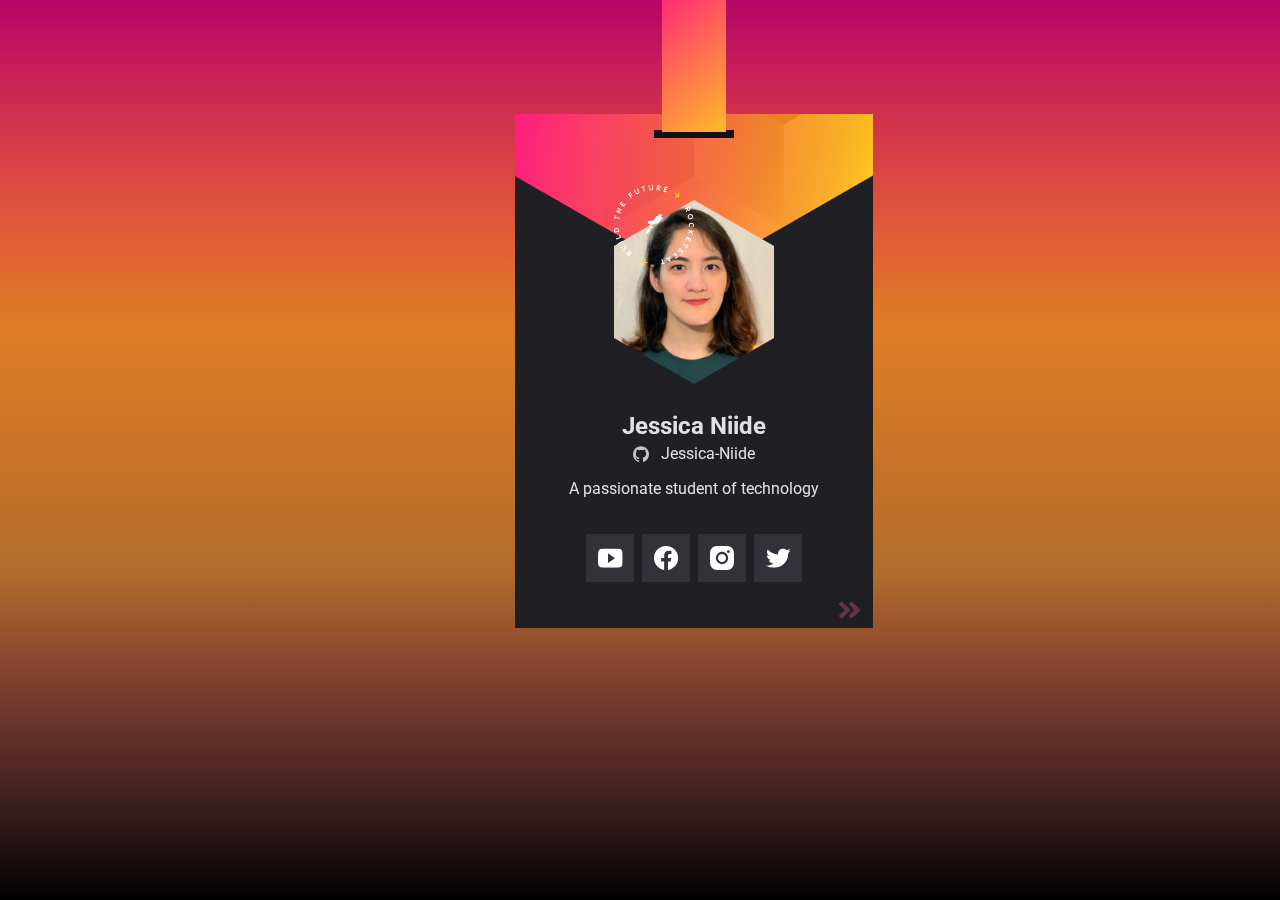
<file: index.html>
<!DOCTYPE html>
<html lang="pt-BR">
  <head>
    <!-- Meta tags: ajustes de documentos -->
    <meta charset="UTF-8" />
    <meta name="viewport" content="width=device-width, initial-scale=1.0" />
    <link rel="icon" href="./images/build.svg" type="image/x-icon" />
    <title>Jessica Niide - DoWhile 2021</title>

    <!-- As tags link fazem a conexão entre arquivos.
      O atributo rel é obrigatório e especifica a relação entre o arquivo html e o que será linkado a ele, cujo endereço estará no atributo href. Por exemplo, rel="stylesheet" indica que será aplicada uma folha de estilos, que será encontrada no endereço style.css, e rel="preconnect" indica ao navegador que ele deve buscar uma conexão com o hyperlink referenciado.   -->
    <link rel="stylesheet" href="style.css" />
    <link rel="preconnect" href="https://fonts.googleapis.com" />
    <link rel="preconnect" href="https://fonts.gstatic.com" crossorigin />
    <link
      href="https://fonts.googleapis.com/css2?family=Roboto:wght@400;700&display=swap"
      rel="stylesheet"
    />
  </head>
  <body>
    <!-- A tag main é semântica, dentro dela deverá vir o conteúdo principal da página. -->
    <main id="background" class="container">
      <!-- A div não é semântica, ela não tem nenhuma característica que defina o que está dentro dela. Ela é apenas uma caixa que agrupa um conjunto de elementos. Apenas quando não temos uma tag semântica que se encaixe, usamos a tag div. -->
      <div class="content">
        <div class="card">
          <div class="avatar">
            <span>
              <img src="images/build.svg" alt="Selo Rocketseat" />
            </span>
            <img
              id="userPhoto"
              src="images/jessicaniide.jpg"
              alt="Foto pessoal de Jessica Niide"
            />
          </div>

          <h1 id="userName">Jessica Niide</h1>
          <a id="userGithub" href="https://github.com/">
            <img src="images/github.svg" alt="Logo do GitHub" />
            <span id="userLogin"> Jessica-Niide </span>
          </a>
          <p id="userBio">A passionate student of technology</p>
          <ul id="socialLinks">
            <li class="youtube">
              <a href="https://youtube.com" target="_blank">
                <img src="images/youtube.svg" alt="Ícone de YouTube"
              /></a>
            </li>
            <li class="facebook">
              <a href="https://facebook.com/" target="_blank">
                <img src="images/facebook.svg" alt="Ícone de Facebook"
              /></a>
            </li>
            <li class="instagram">
              <a href="https://instagram.com" target="_blank">
                <img src="images/instagram.svg" alt="Ícone de Instagram"
              /></a>
            </li>
            <li class="twitter">
              <a href="https://twitter.com" target="_blank">
                <img src="images/twitter.svg" alt="Ícone de Twitter"
              /></a>
            </li>
          </ul>
          <footer>
            <button id="flipBack">
              <img src="./images/flip.png" alt="Virar" />
            </button>
          </footer>
        </div>
        <div class="card cardBack">
          <div class="avatar">
            <span>
              <img src="images/build.svg" alt="Selo Rocketseat" />
            </span>
            <img
              id="funUserPhoto"
              src="images/jessicaniide.jpg"
              alt="Foto pessoal de Jessica Niide"
            />
          </div>

          <h1 id="funUserName">Jessica Niide</h1>
          <a id="funUserGithub" href="https://github.com/">
            <img src="images/github.svg" alt="Logo do GitHub" />
            <span id="funUserLogin"> Jessica-Niide </span>
          </a>

          <div id="funInfos">
            <p id="funUserBio">A passionate student of technology</p>
            <ul id="funSocialLinks">
              <li class="youtube">
                <a
                  href="https://www.umsabadoqualquer.com/category/caes-e-gatos/"
                  target="_blank"
                >
                  <img
                    src="images/paw.png"
                    alt="Ícone com uma patinha"
                    title="Dog lover"
                /></a>
              </li>
              <li class="facebook">
                <a
                  href="https://www.cervejariacolorado.com.br/"
                  target="_blank"
                >
                  <img
                    src="images/drink.png"
                    alt="Ícone com uma cerveja"
                    title="Drink with responsibility"
                /></a>
              </li>
              <li class="instagram">
                <a href="https://lnb.com.br/" target="_blank">
                  <img
                    src="images/basket.png"
                    alt="Ícone com uma bola de basquete"
                    title="Sports fanatic"
                /></a>
              </li>
              <li class="twitter">
                <a href="https://nathanwpyle.threadless.com/" target="_blank">
                  <img
                    src="images/book.png"
                    alt="Ícone de livro"
                    title="Creatures and narratives"
                /></a>
              </li>
            </ul>
          </div>

          <footer>
            <button id="flipFront">
              <img src="./images/flip.png" alt="Virar" />
            </button>
          </footer>
        </div>
      </div>
    </main>
    <!-- Retiramos do arquivo index.html o script do Javascript. Assim, temos estrutura (html), estilo (css) e funções (js) separados.
    Pelo tag script fazemos a conexão entre os arquivos -->
    <script src="main.js"></script>
  </body>
</html>
</file>
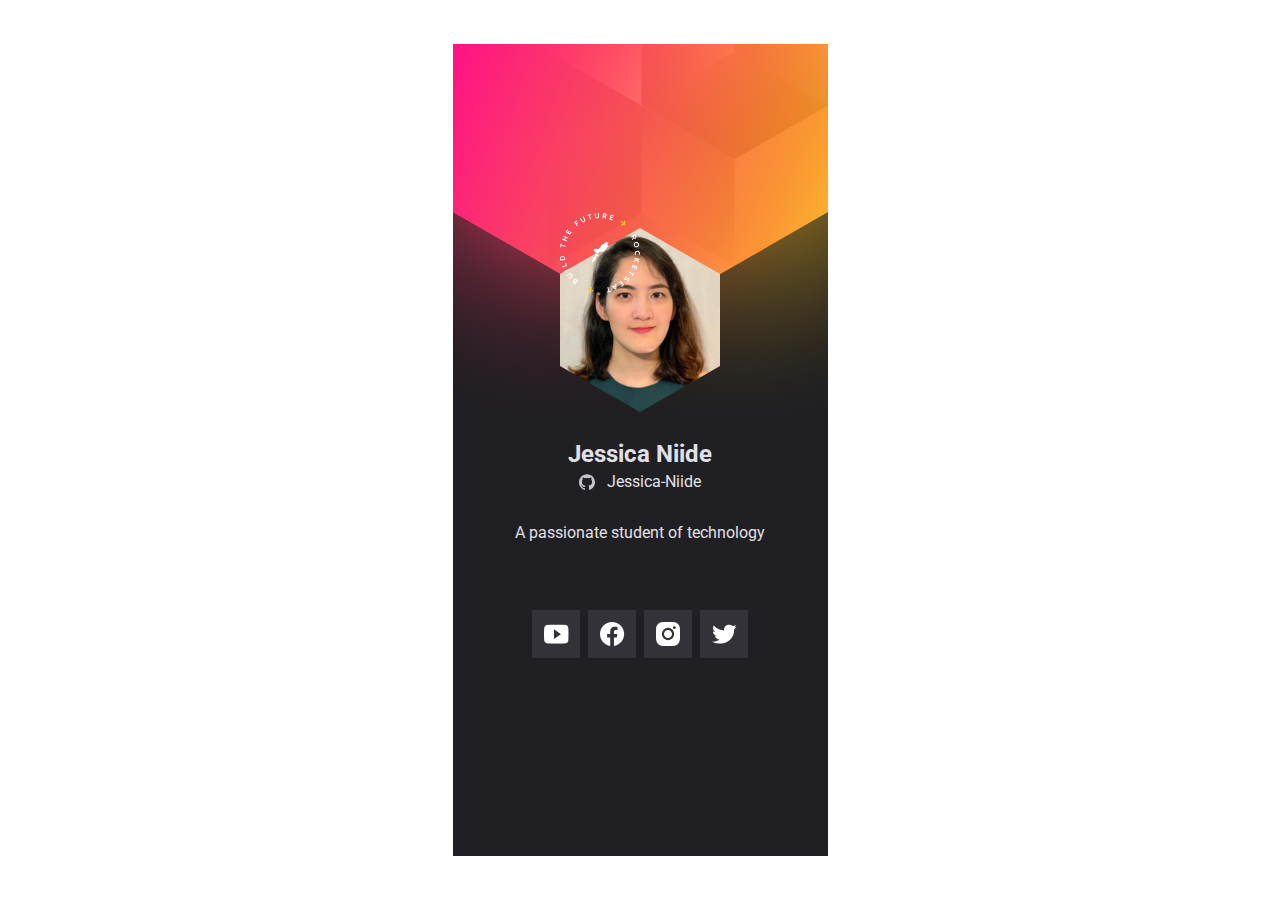
<file: src/index.html>
<!DOCTYPE html>
<html>
  <head>
    <title>Jessica Niide - DoWhile 2021</title>

    <!-- As tags link fazem a conexão entre arquivos.
      O atributo rel é obrigatório e especifica a relação entre o arquivo html e o que será linkado a ele, cujo endereço estará no atributo href. Por exemplo, rel="stylesheet" indica que será aplicada uma folha de estilos, que será encontrada no endereço style.css, e rel="preconnect" indica ao navegador que ele deve buscar uma conexão com o hyperlink referenciado.   -->
    <link rel="stylesheet" href="style.css" />
    <link rel="preconnect" href="https://fonts.googleapis.com" />
    <link rel="preconnect" href="https://fonts.gstatic.com" crossorigin />
    <link
      href="https://fonts.googleapis.com/css2?family=Roboto:wght@400;700&display=swap"
      rel="stylesheet"
    />
  </head>
  <body>
    <!-- A tag main é semântica, dentro dela deverá vir o conteúdo principal da página. -->
    <main>
      <!-- A div não é semântica, ela não tem nenhuma característica que defina o que está dentro dela. Ela é apenas uma caixa que agrupa um conjunto de elementos. Apenas quando não temos uma tag semântica que se encaixe, usamos a tag div. -->
      <div class="content">
        <div class="avatar">
          <span>
            <img src="../images/build.svg" alt="Selo Rocketseat" />
          </span>
          <img
            id="userPhoto"
            src="../images/jessicaniide.jpg"
            alt="Foto pessoal de Jessica Niide"
          />
        </div>
        <h1 id="userName">Jessica Niide</h1>
        <a id="userGithub" href="https://github.com/">
          <img src="../images/github.svg" alt="Logo do GitHub" />
          <span id="userLogin"> Jessica-Niide </span>
        </a>
        <p id="userBio">A passionate student of technology</p>
        <ul id="socialLinks">
          <li class="youtube">
            <a href="https://youtube.com" target="_blank">
              <img src="../images/youtube.svg" alt="Ícone de YouTube"
            /></a>
          </li>
          <li class="facebook">
            <a href="https://facebook.com/" target="_blank">
              <img src="../images/facebook.svg" alt="Ícone de Facebook"
            /></a>
          </li>
          <li class="instagram">
            <a href="https://instagram.com" target="_blank">
              <img src="../images/instagram.svg" alt="Ícone de Instagram"
            /></a>
          </li>
          <li class="twitter">
            <a href="https://twitter.com" target="_blank">
              <img src="../images/twitter.svg" alt="Ícone de Twitter"
            /></a>
          </li>
        </ul>
      </div>
    </main>
    <!-- Retiramos do arquivo index.html o script do Javascript. Assim, temos estrutura (html), estilo (css) e funções (js) separados.
    Pelo tag script fazemos a conexão entre os arquivos -->
    <script src="main.js"></script>
  </body>
</html>
</file>
<file: style.css>
* {
  margin: 0;
}
html,
body {
  --black: hsl(240, 6%, 13%);
  --gray: hsl(240, 9%, 89%);
  height: 100vh;
  font-family: 'Roboto', sans-serif;
  -webkit-font-smoothing: antialiased;
}

body {
  display: grid;
  place-items: start center;
}

main {
  background: url(images/background.svg) no-repeat center/cover;
  width: 100vw;
  min-height: 812px;
  height: 100vh;
}

.content {
  max-width: 250px;
  margin: 0 auto;
  text-align: center;
  color: var(--gray);
  transform-style: preserve-3d;
  transform-origin: center right;
  transition: transform 2s;
}
.content.flipped {
  transform: translateX(-100%) rotateY(-180deg);
}
.card {
  position: absolute;
  backface-visibility: hidden;
  transform-style: preserve-3d;
}
.cardBack {
  transform: rotateY(180deg);
}

.avatar {
  width: 10rem;
  margin: 11.5rem auto 0;
  position: relative;
}
.avatar span {
  position: absolute;
  top: -15px;
  z-index: 1;
}
.avatar > img {
  width: 10rem;
  height: 11.5rem;
  object-fit: cover;
  clip-path: polygon(50% 0, 100% 25%, 100% 75%, 50% 100%, 0 75%, 0 25%);
}
h1 {
  font-size: 1.5rem;
  margin-top: 1.5rem;
}

a {
  color: var(--gray);
  text-decoration: none;
  display: flex;
  gap: 0.75rem;
  justify-content: center;
  align-items: center;
  margin-top: 0.25rem;
}

p {
  margin-top: 2rem;
}

ul {
  margin-top: 4rem;
  list-style: none;
  padding: 0;
  display: flex;
  gap: 0.5rem;
  justify-content: center;
}

footer {
  display: flex;
  justify-content: end;
  margin-top: 0.8rem;
}

button {
  background: transparent;
  border: none;
  cursor: pointer;
}

button > img {
  filter: brightness(40%);
}
button:disabled {
  display: none;
}

/* Regras de estilo que serão lidas apenas quando a tela tiver no mínimo 720px */

@media (min-width: 720px) {
  body {
    background: linear-gradient(
      to bottom,
      #b50567,
      #cb2356,
      #d94245,
      #e06035,
      #df7d25,
      #d07728,
      #c1712a,
      #b36b2c,
      #8d492f,
      #612f2a,
      #331b1d,
      #000000
    );
    position: relative;
  }

  main {
    background-image: none;
    width: 100vw;
    min-height: 540px;
    height: 680px;
    transform-style: preserve-3d;
    transform-origin: center right;
    transition: transform 2s;
  }

  .content.flipped {
    transform: translateX(-100%) rotateY(-180deg);
  }

  .card {
    background: url('./images/tag.png') no-repeat center/cover;
    width: 358px;
  }

  .avatar {
    margin: 12.5rem auto 0;
  }

  p {
    margin: 1rem;
  }
  ul {
    margin-top: 2rem;
  }
}
</file>
<file: src/style.css>
* {
  margin: 0;
}
html,
body {
  --black: hsl(240, 6%, 13%);
  --gray: hsl(240, 9%, 89%);
  height: 100%;
  font-family: 'Roboto', sans-serif;
  -webkit-font-smoothing: antialiased;
}

body {
  display: grid;
  place-items: center;
}

main {
  background: url(../images/background.svg);
  width: 375px;
  height: 812px;
}

.content {
  max-width: 250px;
  margin: 0 auto;
  text-align: center;
  color: var(--gray);
}
.avatar {
  width: 10rem;
  margin: 11.5rem auto 0;
  position: relative;
}
.avatar span {
  position: absolute;
  top: -15px;
  z-index: 1;
}
.avatar > img {
  width: 10rem;
  height: 11.5rem;
  object-fit: cover;
  clip-path: polygon(50% 0, 100% 25%, 100% 75%, 50% 100%, 0 75%, 0 25%);
}
h1 {
  font-size: 1.5rem;
  margin-top: 1.5rem;
}

a {
  color: var(--gray);
  text-decoration: none;
  display: flex;
  gap: 0.75rem;
  justify-content: center;
  align-items: center;
  margin-top: 0.25rem;
}

p {
  margin-top: 2rem;
}

ul {
  margin-top: 4rem;
  list-style: none;
  padding: 0;
  display: flex;
  gap: 0.5rem;
  justify-content: center;
}
</file>
